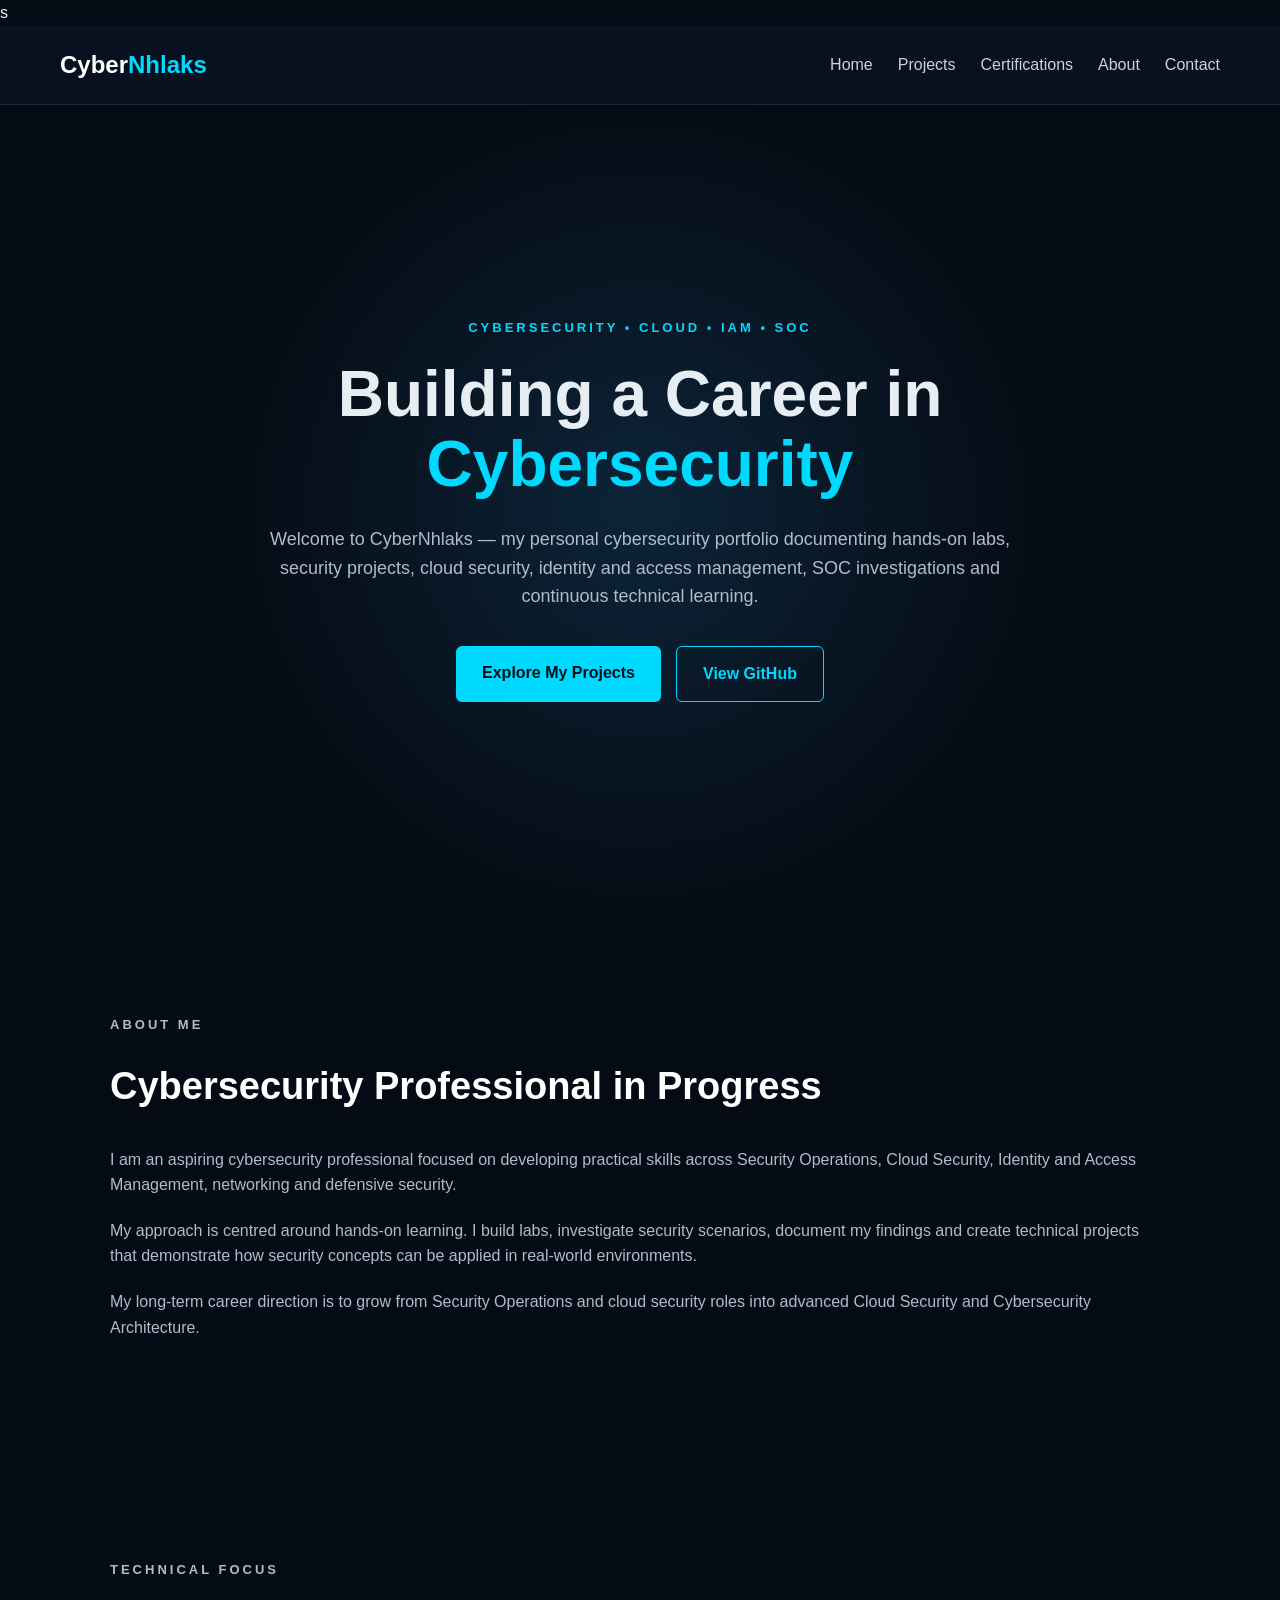
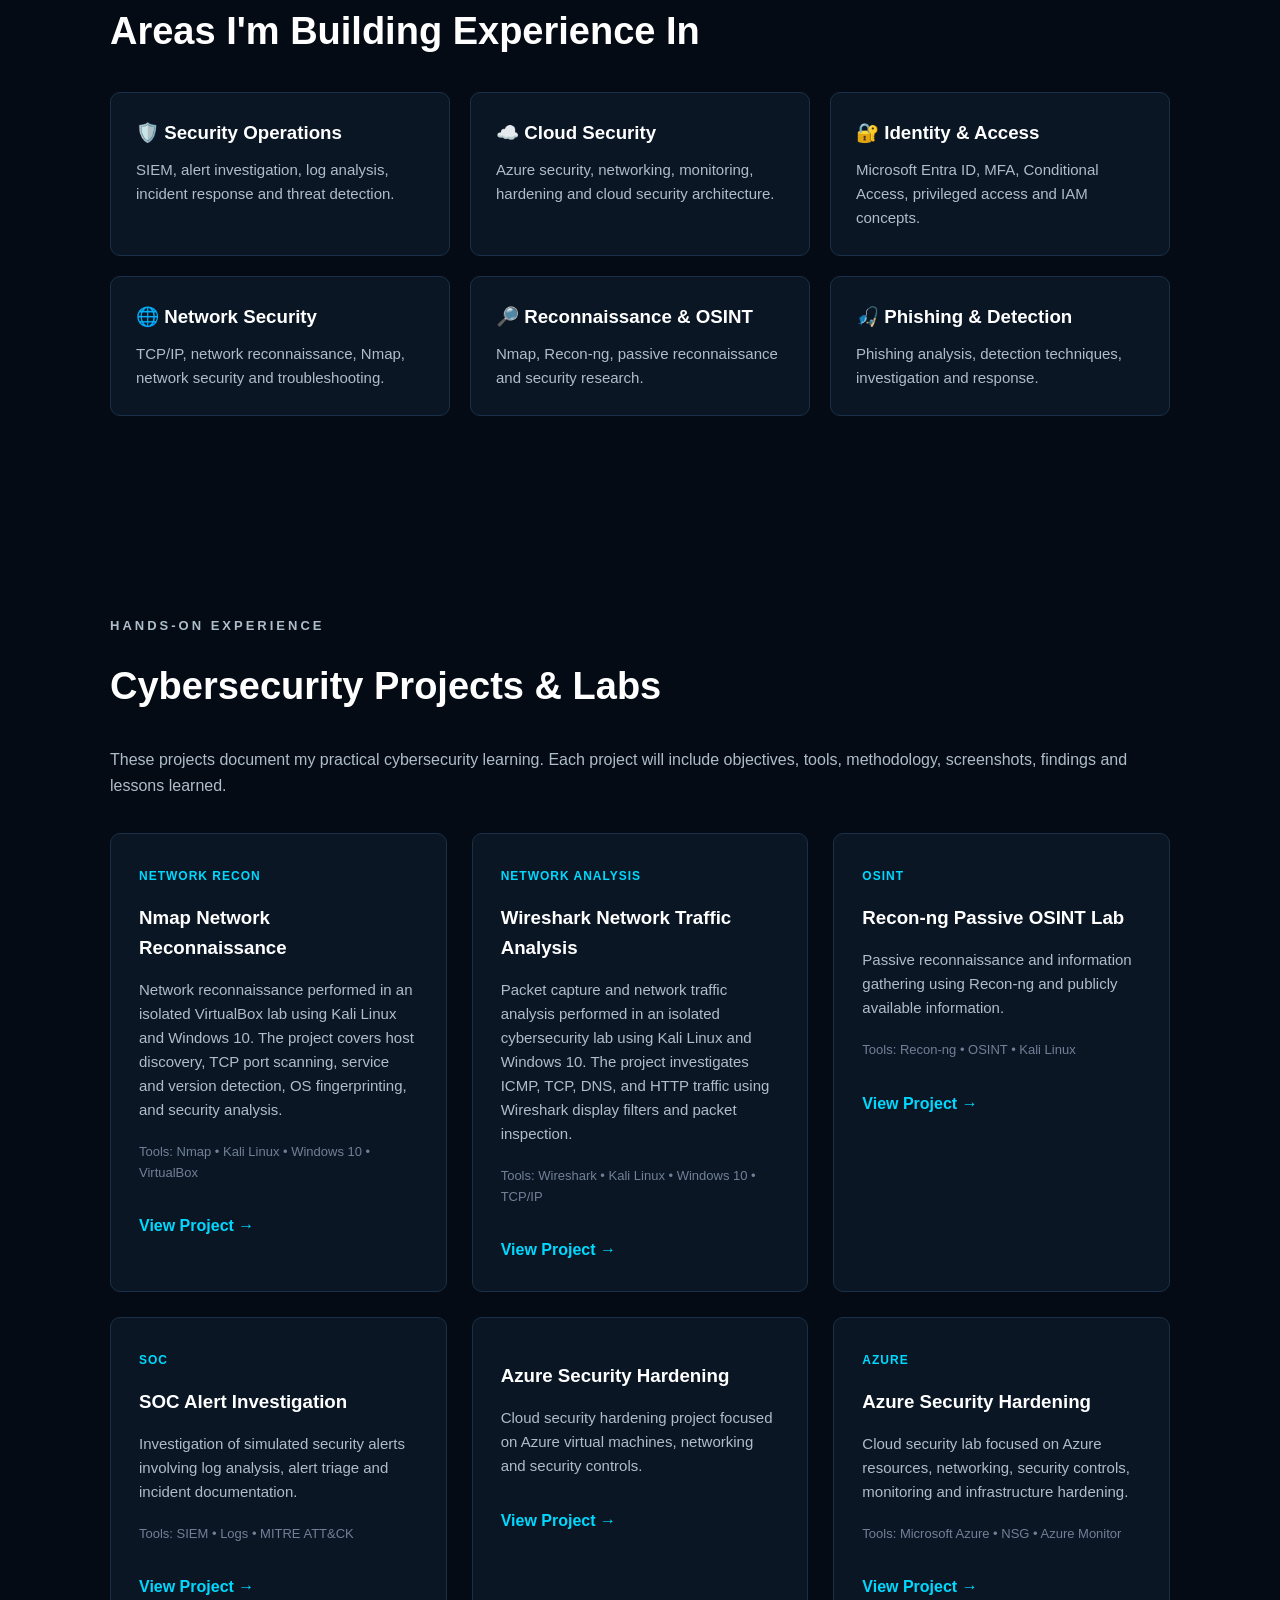
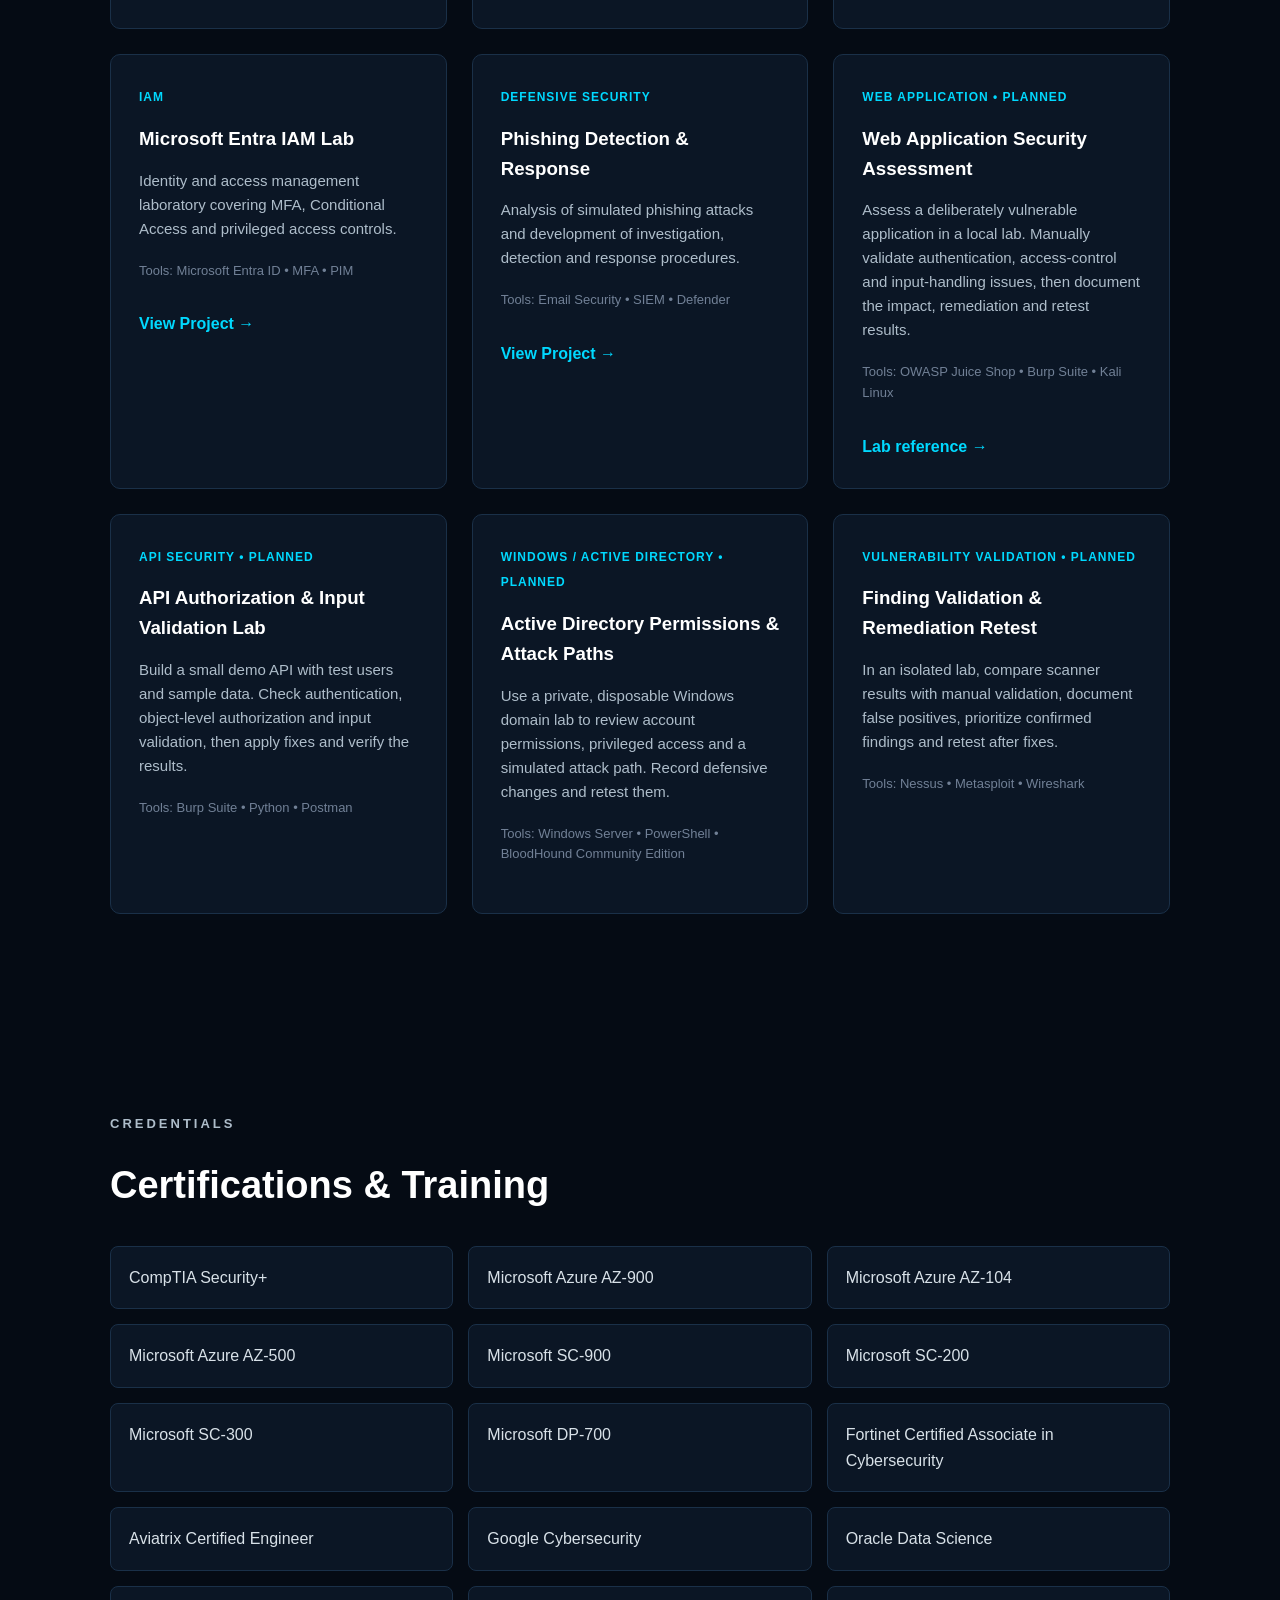
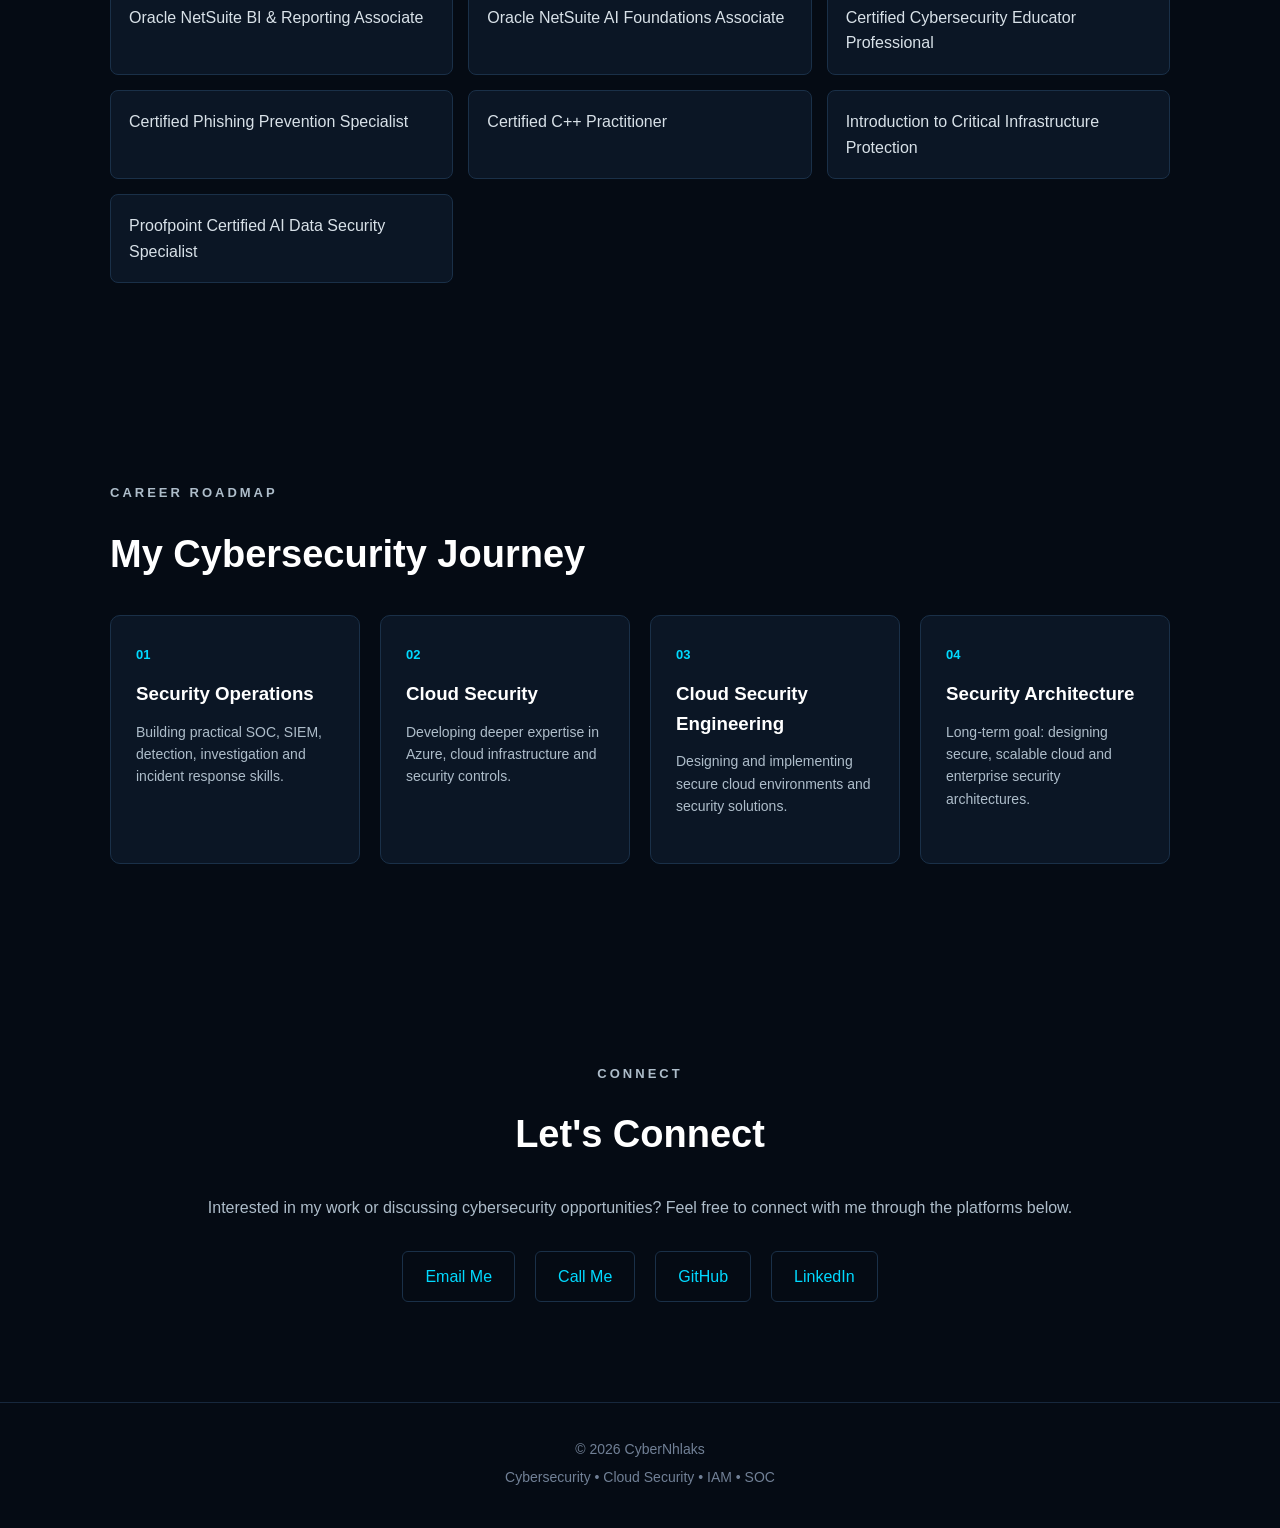
<file: index.html>
<!DOCTYPE html>
<html lang="en">

<head>s
    <meta charset="UTF-8">
    <meta name="viewport" content="width=device-width, initial-scale=1.0">

    <title>CyberNhlaks | Cybersecurity Portfolio</title>

    <meta name="description"
        content="CyberNhlaks cybersecurity portfolio showcasing SOC, cloud security, IAM, networking and defensive security projects.">

    <link rel="stylesheet" href="style.css">
</head>

<body>

    <!-- ================= NAVIGATION ================= -->

    <header>
        <nav class="navbar">

            <div class="logo">
                Cyber<span>Nhlaks</span>
            </div>

            <ul class="nav-links">
                <li><a href="#home">Home</a></li>
                <li><a href="#projects">Projects</a></li>
                <li><a href="#certifications">Certifications</a></li>
                <li><a href="#about">About</a></li>
                <li><a href="#contact">Contact</a></li>
            </ul>

        </nav>
    </header>


    <!-- ================= HOME ================= -->

    <section id="home" class="hero">

        <div class="hero-content">

            <p class="tagline">
                CYBERSECURITY • CLOUD • IAM • SOC
            </p>

            <h1>
                Building a Career in
                <span>Cybersecurity</span>
            </h1>

            <p class="hero-text">
                Welcome to CyberNhlaks — my personal cybersecurity portfolio
                documenting hands-on labs, security projects, cloud security,
                identity and access management, SOC investigations and
                continuous technical learning.
            </p>

            <div class="hero-buttons">

                <a href="#projects" class="btn">
                    Explore My Projects
                </a>

                <a href="https://github.com/Niphokuhle116/CyberNhlaks"
                   target="_blank"
                   class="btn secondary">
                    View GitHub
                </a>

            </div>

        </div>

    </section>


    <!-- ================= ABOUT ================= -->

    <section id="about" class="section">

        <p class="section-label">ABOUT ME</p>

        <h2>Cybersecurity Professional in Progress</h2>

        <p>
            I am an aspiring cybersecurity professional focused on developing
            practical skills across Security Operations, Cloud Security,
            Identity and Access Management, networking and defensive security.
        </p>

        <p>
            My approach is centred around hands-on learning. I build labs,
            investigate security scenarios, document my findings and create
            technical projects that demonstrate how security concepts can be
            applied in real-world environments.
        </p>

        <p>
            My long-term career direction is to grow from Security Operations
            and cloud security roles into advanced Cloud Security and
            Cybersecurity Architecture.
        </p>

    </section>


    <!-- ================= SKILLS ================= -->

    <section class="section">

        <p class="section-label">TECHNICAL FOCUS</p>

        <h2>Areas I'm Building Experience In</h2>

        <div class="skills-grid">

            <div class="skill-card">
                <h3>🛡️ Security Operations</h3>
                <p>
                    SIEM, alert investigation, log analysis,
                    incident response and threat detection.
                </p>
            </div>

            <div class="skill-card">
                <h3>☁️ Cloud Security</h3>
                <p>
                    Azure security, networking, monitoring,
                    hardening and cloud security architecture.
                </p>
            </div>

            <div class="skill-card">
                <h3>🔐 Identity & Access</h3>
                <p>
                    Microsoft Entra ID, MFA, Conditional Access,
                    privileged access and IAM concepts.
                </p>
            </div>

            <div class="skill-card">
                <h3>🌐 Network Security</h3>
                <p>
                    TCP/IP, network reconnaissance, Nmap,
                    network security and troubleshooting.
                </p>
            </div>

            <div class="skill-card">
                <h3>🔎 Reconnaissance & OSINT</h3>
                <p>
                    Nmap, Recon-ng, passive reconnaissance
                    and security research.
                </p>
            </div>

            <div class="skill-card">
                <h3>🎣 Phishing & Detection</h3>
                <p>
                    Phishing analysis, detection techniques,
                    investigation and response.
                </p>
            </div>

        </div>

    </section>


    <!-- ================= PROJECTS ================= -->

    <section id="projects" class="section">

        <p class="section-label">HANDS-ON EXPERIENCE</p>

        <h2>Cybersecurity Projects & Labs</h2>

        <p>
            These projects document my practical cybersecurity learning.
            Each project will include objectives, tools, methodology,
            screenshots, findings and lessons learned.
        </p>


        <div class="projects-grid">


          <!-- PROJECT 1 -->

<div class="project-card">

    <span class="project-category">
        NETWORK RECON
    </span>

    <h3>
        Nmap Network Reconnaissance
    </h3>

    <p>
        Network reconnaissance performed in an isolated VirtualBox lab
        using Kali Linux and Windows 10. The project covers host discovery,
        TCP port scanning, service and version detection, OS fingerprinting,
        and security analysis.
    </p>

    <p class="tools">
        Tools: Nmap • Kali Linux • Windows 10 • VirtualBox
    </p>

    <a href="https://github.com/Niphokuhle116/CyberNhlaks/tree/main/Nmap-Network-Reconnaissance"
       class="project-link"
       target="_blank"
       rel="noopener noreferrer">
        View Project →
    </a>

</div>

<!-- PROJECT 2 -->

<div class="project-card">

    <span class="project-category">
        NETWORK ANALYSIS
    </span>

    <h3>
        Wireshark Network Traffic Analysis
    </h3>

    <p>
        Packet capture and network traffic analysis performed in an
        isolated cybersecurity lab using Kali Linux and Windows 10.
        The project investigates ICMP, TCP, DNS, and HTTP traffic
        using Wireshark display filters and packet inspection.
    </p>

    <p class="tools">
        Tools: Wireshark • Kali Linux • Windows 10 • TCP/IP
    </p>

    <a href="https://github.com/Niphokuhle116/Wireshark-Network-Traffic-Analysis"
   class="project-link"
   target="_blank"
   rel="noopener noreferrer">
    View Project →
</a>
</div>

            <!-- PROJECT 2 -->

            <div class="project-card">

                <span class="project-category">
                    OSINT
                </span>

                <h3>
                    Recon-ng Passive OSINT Lab
                </h3>

                <p>
                    Passive reconnaissance and information gathering using
                    Recon-ng and publicly available information.
                </p>

                <p class="tools">
                    Tools: Recon-ng • OSINT • Kali Linux
                </p>

                <a href="#" class="project-link">
                    View Project →
                </a>

            </div>


            <!-- PROJECT 3 -->

            <div class="project-card">

                <span class="project-category">
                    SOC
                </span>

                <h3>
                    SOC Alert Investigation
                </h3>

                <p>
                    Investigation of simulated security alerts involving
                    log analysis, alert triage and incident documentation.
                </p>

                <p class="tools">
                    Tools: SIEM • Logs • MITRE ATT&CK
                </p>

                <a href="#" class="project-link">
                    View Project →
                </a>

            </div>


            <!-- PROJECT 4 -->

            <div class="project-card">
    <h3>Azure Security Hardening</h3>
    <p>
        Cloud security hardening project focused on Azure
        virtual machines, networking and security controls.
    </p>

    <a href="#" class="project-link">
        View Project →
    </a>
</div>

            <div class="project-card">

                <span class="project-category">
                    AZURE
                </span>

                <h3>
                    Azure Security Hardening
                </h3>

                <p>
                    Cloud security lab focused on Azure resources,
                    networking, security controls, monitoring and
                    infrastructure hardening.
                </p>

                <p class="tools">
                    Tools: Microsoft Azure • NSG • Azure Monitor
                </p>

           <a href="#" class="project-link">
            View Project →
         </a>

            </div>


            <!-- PROJECT 5 -->

            <div class="project-card">

                <span class="project-category">
                    IAM
                </span>

                <h3>
                    Microsoft Entra IAM Lab
                </h3>

                <p>
                    Identity and access management laboratory covering
                    MFA, Conditional Access and privileged access controls.
                </p>

                <p class="tools">
                    Tools: Microsoft Entra ID • MFA • PIM
                </p>

                <a href="#" class="project-link">
                    View Project →
                </a>

            </div>


            <!-- PROJECT 6 -->

            <div class="project-card">

                <span class="project-category">
                    DEFENSIVE SECURITY
                </span>

                <h3>
                    Phishing Detection & Response
                </h3>

                <p>
                    Analysis of simulated phishing attacks and development
                    of investigation, detection and response procedures.
                </p>

                <p class="tools">
                    Tools: Email Security • SIEM • Defender
                </p>

                <a href="#" class="project-link">
                    View Project →
                </a>

            </div>
        <!-- PENETRATION TESTING PROJECTS — PLANNED -->

<div class="project-card">
    <span class="project-category">WEB APPLICATION • PLANNED</span>
    <h3>Web Application Security Assessment</h3>
    <p>
        Assess a deliberately vulnerable application in a local lab.
        Manually validate authentication, access-control and input-handling
        issues, then document the impact, remediation and retest results.
    </p>
    <p class="tools">
        Tools: OWASP Juice Shop • Burp Suite • Kali Linux
    </p>
    <a href="https://owasp.org/www-project-juice-shop/"
       class="project-link"
       target="_blank"
       rel="noopener noreferrer">
        Lab reference →
    </a>
</div>

<div class="project-card">
    <span class="project-category">API SECURITY • PLANNED</span>
    <h3>API Authorization &amp; Input Validation Lab</h3>
    <p>
        Build a small demo API with test users and sample data. Check
        authentication, object-level authorization and input validation,
        then apply fixes and verify the results.
    </p>
    <p class="tools">
        Tools: Burp Suite • Python • Postman
    </p>
</div>

<div class="project-card">
    <span class="project-category">WINDOWS / ACTIVE DIRECTORY • PLANNED</span>
    <h3>Active Directory Permissions &amp; Attack Paths</h3>
    <p>
        Use a private, disposable Windows domain lab to review account
        permissions, privileged access and a simulated attack path.
        Record defensive changes and retest them.
    </p>
    <p class="tools">
        Tools: Windows Server • PowerShell • BloodHound Community Edition
    </p>
</div>

<div class="project-card">
    <span class="project-category">VULNERABILITY VALIDATION • PLANNED</span>
    <h3>Finding Validation &amp; Remediation Retest</h3>
    <p>
        In an isolated lab, compare scanner results with manual validation,
        document false positives, prioritize confirmed findings and retest
        after fixes.
    </p>
    <p class="tools">
        Tools: Nessus • Metasploit • Wireshark
    </p>
</div>
        </div>

    </section>


    <!-- ================= CERTIFICATIONS ================= -->

    <section id="certifications" class="section">

        <p class="section-label">CREDENTIALS</p>

        <h2>Certifications & Training</h2>

        <div class="certifications">

            <div>CompTIA Security+</div>

            <div>Microsoft Azure AZ-900</div>

            <div>Microsoft Azure AZ-104</div>

            <div>Microsoft Azure AZ-500</div>

            <div>Microsoft SC-900</div>

            <div>Microsoft SC-200</div>

            <div>Microsoft SC-300</div>

            <div>Microsoft DP-700</div>

            <div>Fortinet Certified Associate in Cybersecurity</div>

            <div>Aviatrix Certified Engineer</div>

            <div>Google Cybersecurity</div>

            <div>Oracle Data Science</div>

            <div>Oracle NetSuite BI & Reporting Associate</div>

            <div>Oracle NetSuite AI Foundations Associate</div>

            <div>Certified Cybersecurity Educator Professional</div>

            <div>Certified Phishing Prevention Specialist</div>

            <div>Certified C++ Practitioner</div>

            <div>Introduction to Critical Infrastructure Protection</div>

            <div>Proofpoint Certified AI Data Security Specialist</div>

        </div>

    </section>


    <!-- ================= ROADMAP ================= -->

    <section class="section">

        <p class="section-label">CAREER ROADMAP</p>

        <h2>My Cybersecurity Journey</h2>

        <div class="roadmap">

            <div>
                <span>01</span>
                <h3>Security Operations</h3>
                <p>
                    Building practical SOC, SIEM, detection,
                    investigation and incident response skills.
                </p>
            </div>

            <div>
                <span>02</span>
                <h3>Cloud Security</h3>
                <p>
                    Developing deeper expertise in Azure,
                    cloud infrastructure and security controls.
                </p>
            </div>

            <div>
                <span>03</span>
                <h3>Cloud Security Engineering</h3>
                <p>
                    Designing and implementing secure cloud
                    environments and security solutions.
                </p>
            </div>

            <div>
                <span>04</span>
                <h3>Security Architecture</h3>
                <p>
                    Long-term goal: designing secure, scalable
                    cloud and enterprise security architectures.
                </p>
            </div>

        </div>

    </section>


   <!-- ================= CONTACT ================= -->

<section id="contact" class="section contact">

    <p class="section-label">CONNECT</p>

    <h2>Let's Connect</h2>

    <p>
        Interested in my work or discussing cybersecurity opportunities?
        Feel free to connect with me through the platforms below.
    </p>

    <div class="social-links">

        <!-- Email -->
        <a href="mailto:Mkhatshwanhlakanipho2@gmail.com">
            Email Me
        </a>

        <!-- Phone -->
        <a href="tel:+27606148251">
            Call Me
        </a>

        <!-- GitHub -->
        <a href="https://github.com/Niphokuhle116"
           target="_blank"
           rel="noopener noreferrer">
            GitHub
        </a>

        <!-- LinkedIn -->
        <a href="https://www.linkedin.com/in/nhlakanipho-mkhatshwa/"
           target="_blank"
           rel="noopener noreferrer">
            LinkedIn
        </a>

    </div>

</section>
        </div>
      

</section>


    <!-- ================= FOOTER ================= -->

    <footer>

        <p>
            © 2026 CyberNhlaks
        </p>

        <p>
            Cybersecurity • Cloud Security • IAM • SOC
        </p>

    </footer>


</body>
</html>
</file>
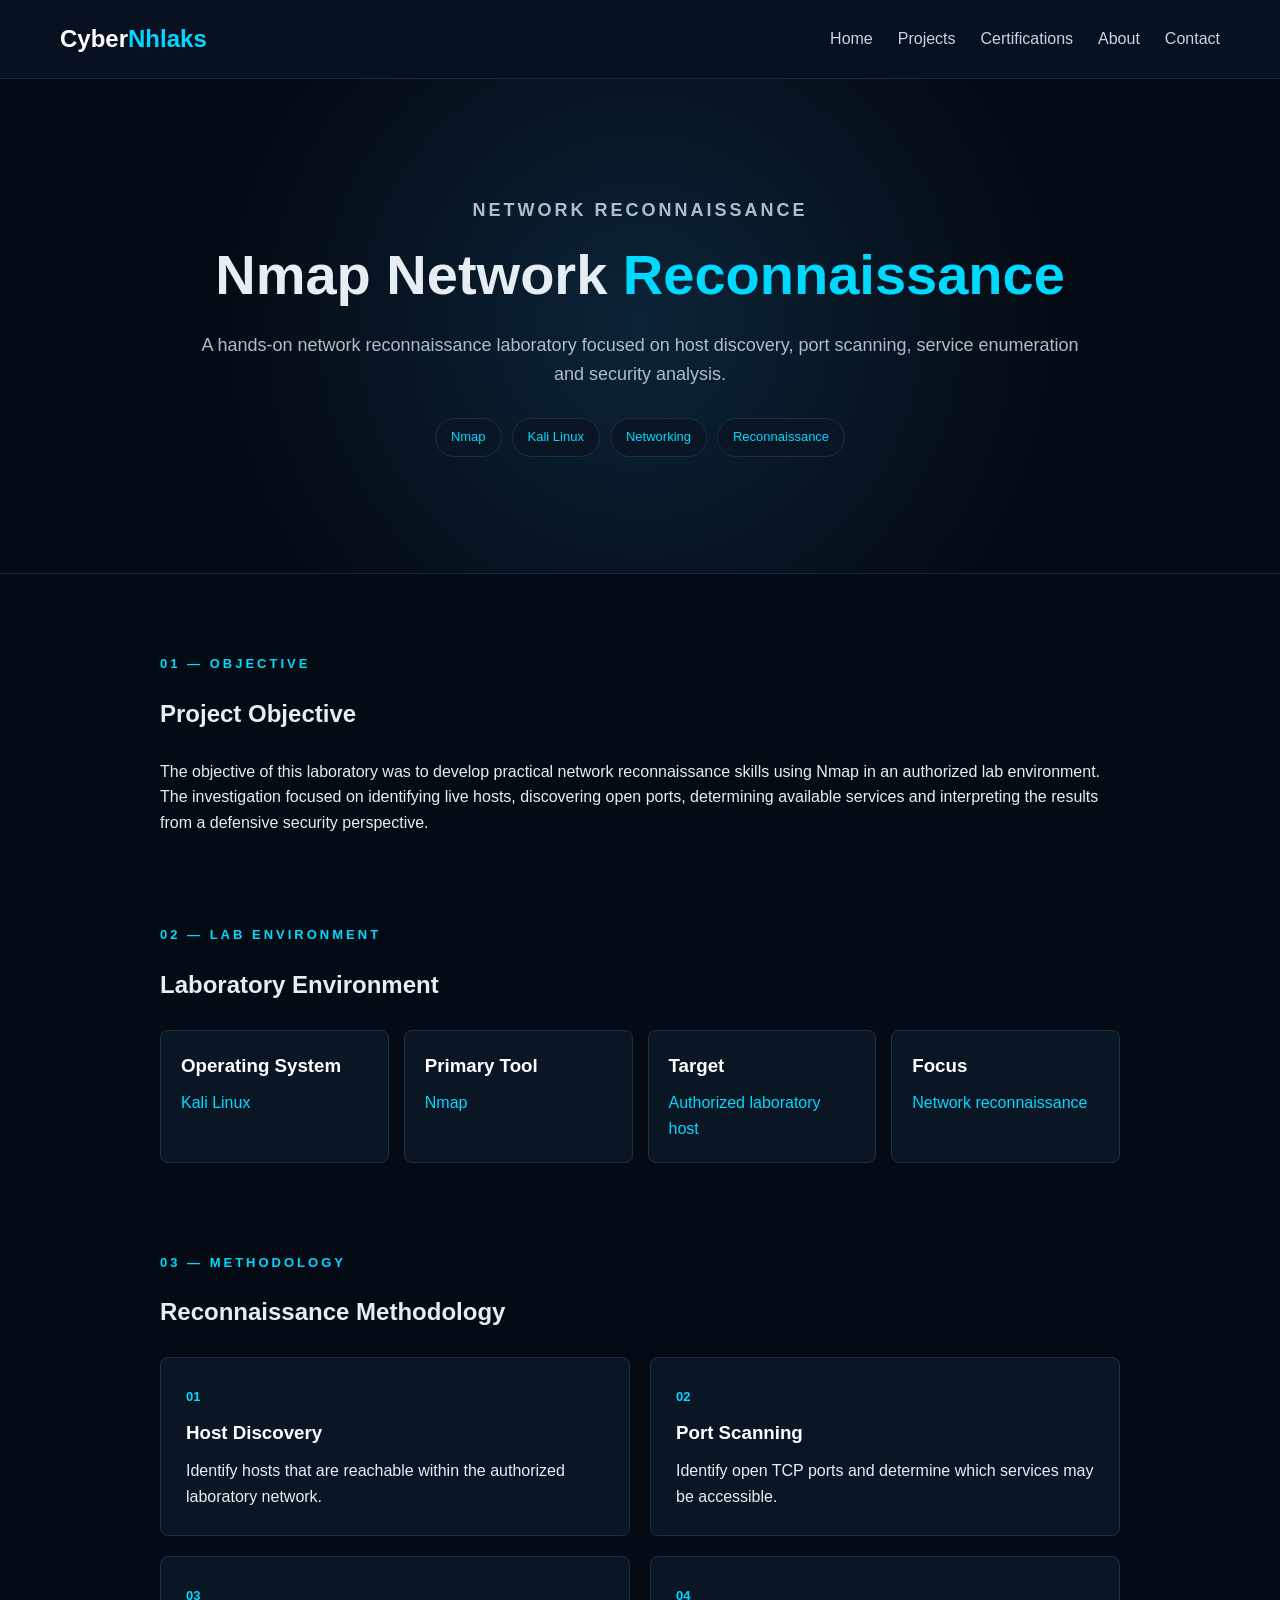
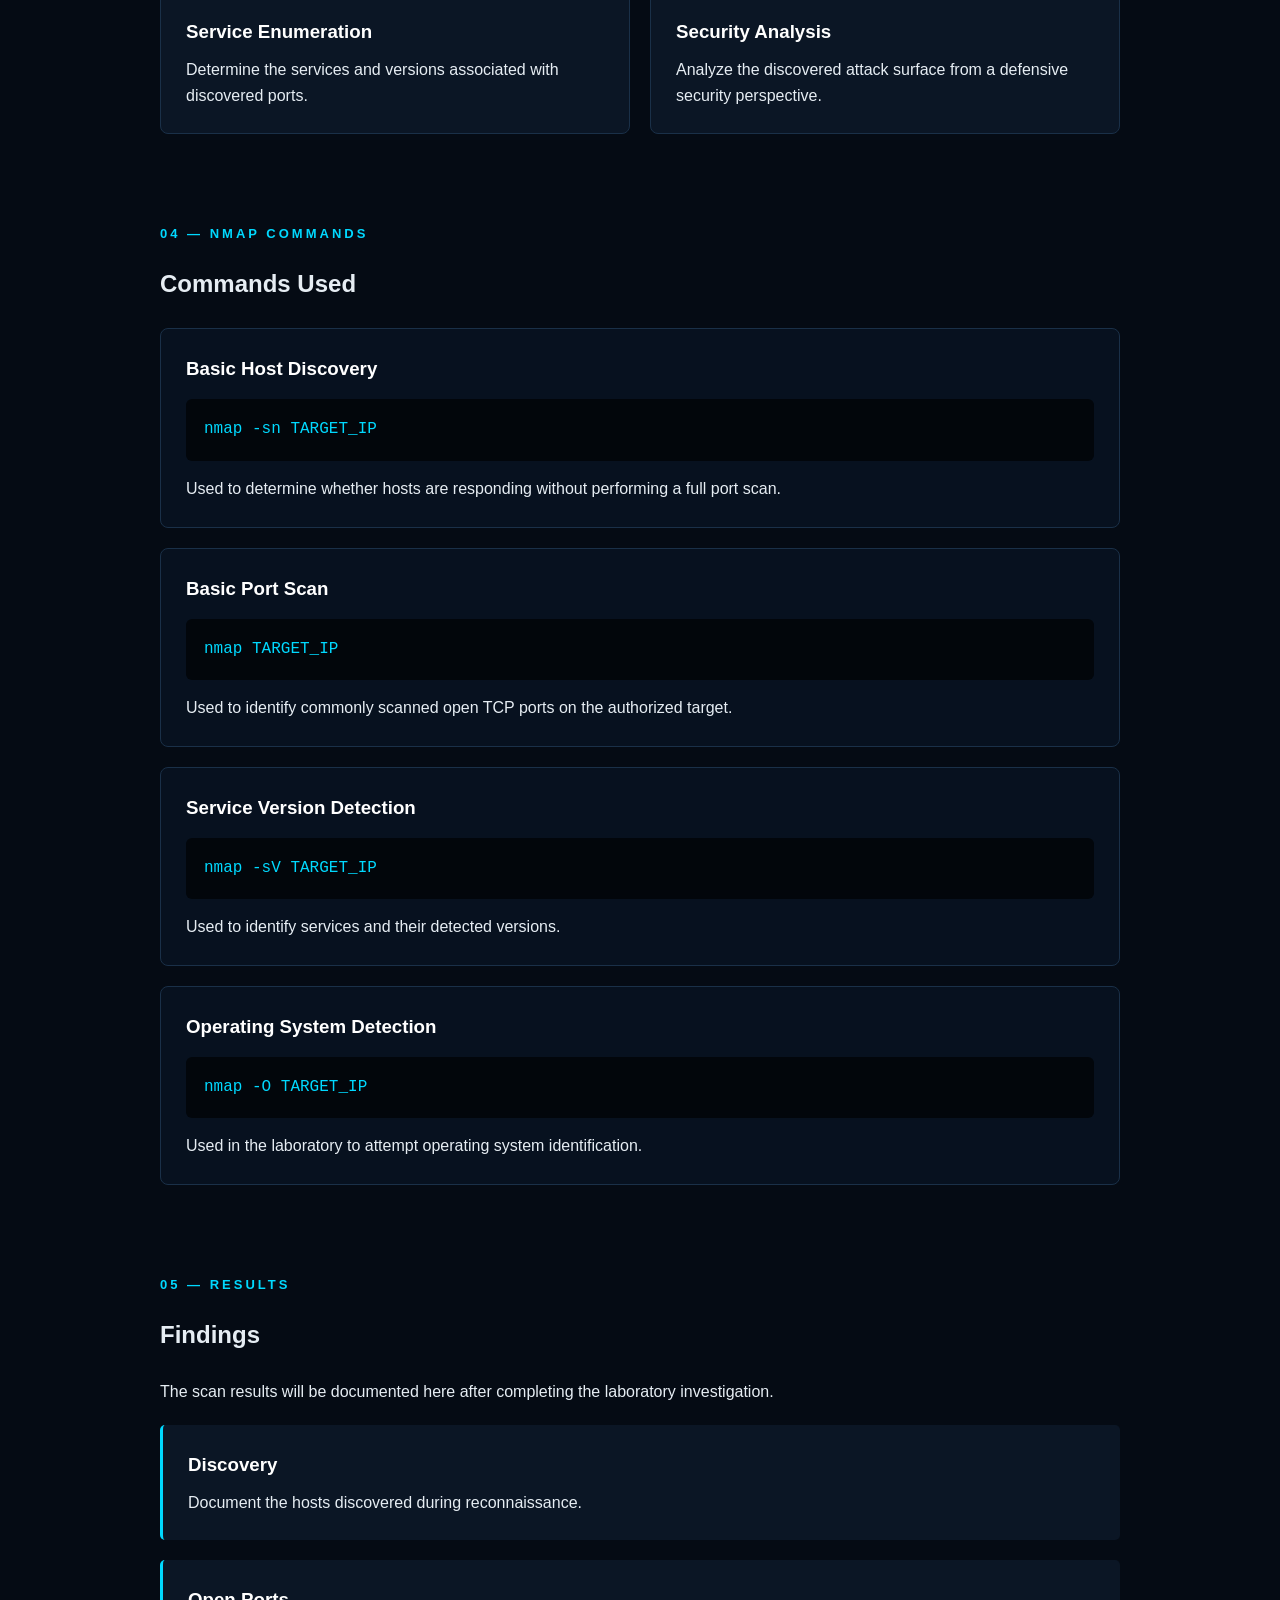
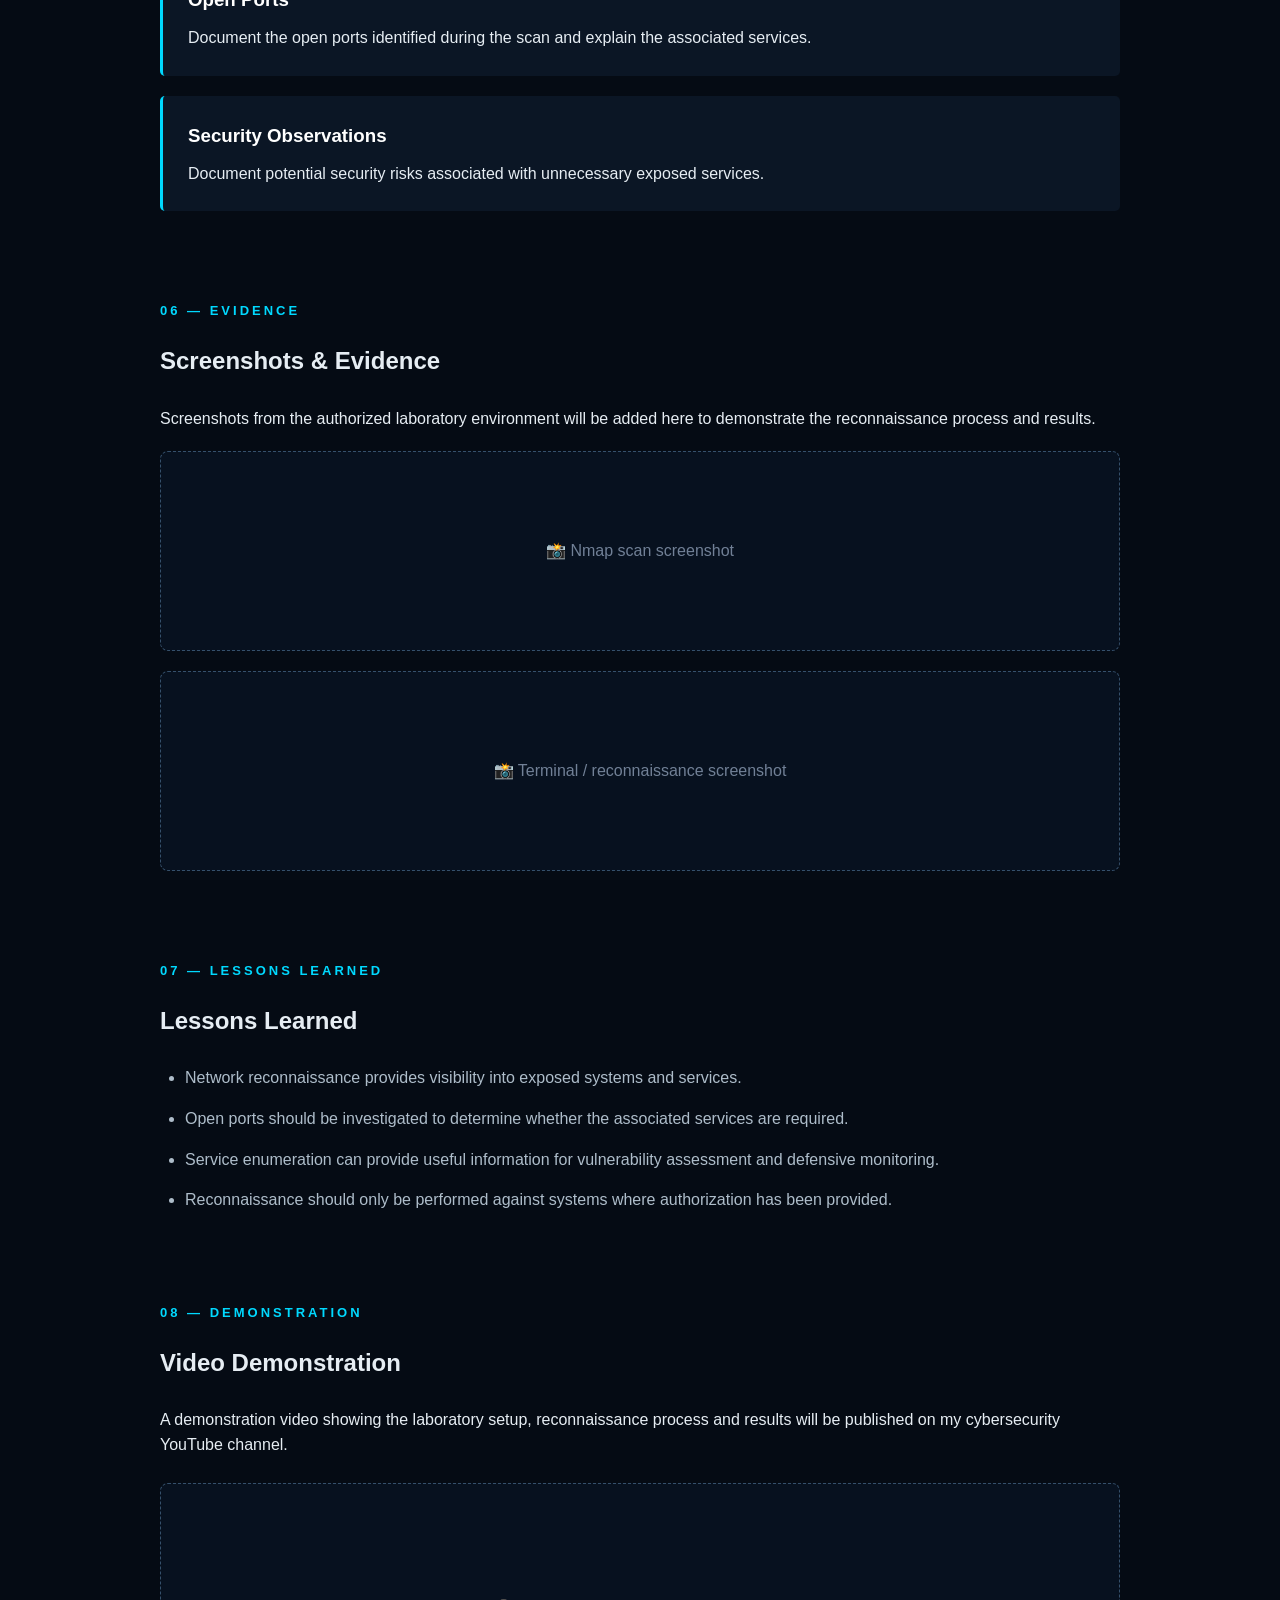
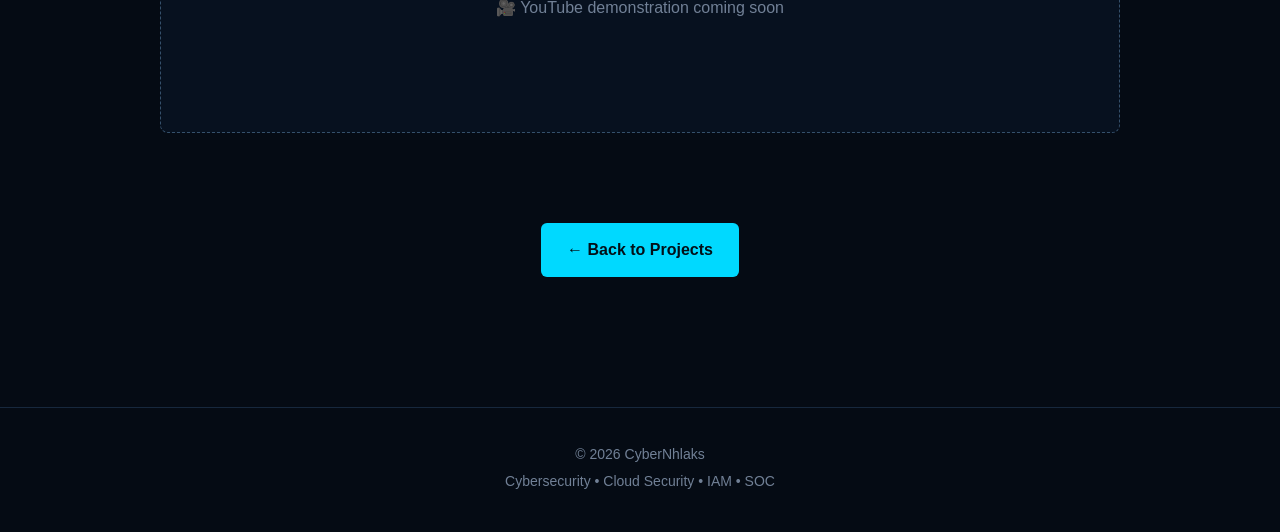
<file: Projects/nmap-reconnaissance.html>
<!DOCTYPE html>
<html lang="en">

<head>

    <meta charset="UTF-8">

    <meta name="viewport"
          content="width=device-width, initial-scale=1.0">

    <title>Nmap Network Reconnaissance | CyberNhlaks</title>

    <meta name="description"
          content="CyberNhlaks Nmap Network Reconnaissance cybersecurity project.">

    <link rel="stylesheet"
          href="../style.css">

</head>


<body>


    <!-- ================= NAVIGATION ================= -->

    <header>

        <nav class="navbar">

            <div class="logo">
                Cyber<span>Nhlaks</span>
            </div>

            <ul class="nav-links">

                <li>
                    <a href="../index.html">
                        Home
                    </a>
                </li>

                <li>
                    <a href="../index.html#projects">
                        Projects
                    </a>
                </li>

                <li>
                    <a href="../index.html#certifications">
                        Certifications
                    </a>
                </li>

                <li>
                    <a href="../index.html#about">
                        About
                    </a>
                </li>

                <li>
                    <a href="../index.html#contact">
                        Contact
                    </a>
                </li>

            </ul>

        </nav>

    </header>



    <!-- ================= PROJECT HEADER ================= -->

    <section class="project-hero">

        <div class="project-hero-content">

            <p class="section-label">
                NETWORK RECONNAISSANCE
            </p>

            <h1>
                Nmap Network
                <span>Reconnaissance</span>
            </h1>

            <p>
                A hands-on network reconnaissance laboratory
                focused on host discovery, port scanning,
                service enumeration and security analysis.
            </p>

            <div class="project-meta">

                <span>Nmap</span>

                <span>Kali Linux</span>

                <span>Networking</span>

                <span>Reconnaissance</span>

            </div>

        </div>

    </section>



    <!-- ================= PROJECT CONTENT ================= -->

    <main class="project-container">


        <!-- OBJECTIVE -->

        <section class="project-section">

            <p class="section-label">
                01 — OBJECTIVE
            </p>

            <h2>
                Project Objective
            </h2>

            <p>
                The objective of this laboratory was to develop
                practical network reconnaissance skills using
                Nmap in an authorized lab environment.
            </p>

            <p>
                The investigation focused on identifying live
                hosts, discovering open ports, determining
                available services and interpreting the results
                from a defensive security perspective.
            </p>

        </section>



        <!-- ENVIRONMENT -->

        <section class="project-section">

            <p class="section-label">
                02 — LAB ENVIRONMENT
            </p>

            <h2>
                Laboratory Environment
            </h2>

            <div class="environment-grid">

                <div class="environment-card">

                    <h3>Operating System</h3>

                    <p>
                        Kali Linux
                    </p>

                </div>


                <div class="environment-card">

                    <h3>Primary Tool</h3>

                    <p>
                        Nmap
                    </p>

                </div>


                <div class="environment-card">

                    <h3>Target</h3>

                    <p>
                        Authorized laboratory host
                    </p>

                </div>


                <div class="environment-card">

                    <h3>Focus</h3>

                    <p>
                        Network reconnaissance
                    </p>

                </div>

            </div>

        </section>



        <!-- METHODOLOGY -->

        <section class="project-section">

            <p class="section-label">
                03 — METHODOLOGY
            </p>

            <h2>
                Reconnaissance Methodology
            </h2>

            <div class="methodology">

                <div>

                    <span>01</span>

                    <h3>
                        Host Discovery
                    </h3>

                    <p>
                        Identify hosts that are reachable
                        within the authorized laboratory
                        network.
                    </p>

                </div>


                <div>

                    <span>02</span>

                    <h3>
                        Port Scanning
                    </h3>

                    <p>
                        Identify open TCP ports and determine
                        which services may be accessible.
                    </p>

                </div>


                <div>

                    <span>03</span>

                    <h3>
                        Service Enumeration
                    </h3>

                    <p>
                        Determine the services and versions
                        associated with discovered ports.
                    </p>

                </div>


                <div>

                    <span>04</span>

                    <h3>
                        Security Analysis
                    </h3>

                    <p>
                        Analyze the discovered attack surface
                        from a defensive security perspective.
                    </p>

                </div>

            </div>

        </section>



        <!-- COMMANDS -->

        <section class="project-section">

            <p class="section-label">
                04 — NMAP COMMANDS
            </p>

            <h2>
                Commands Used
            </h2>


            <div class="command-block">

                <h3>
                    Basic Host Discovery
                </h3>

                <pre><code>nmap -sn TARGET_IP</code></pre>

                <p>
                    Used to determine whether hosts are
                    responding without performing a full
                    port scan.
                </p>

            </div>


            <div class="command-block">

                <h3>
                    Basic Port Scan
                </h3>

                <pre><code>nmap TARGET_IP</code></pre>

                <p>
                    Used to identify commonly scanned open
                    TCP ports on the authorized target.
                </p>

            </div>


            <div class="command-block">

                <h3>
                    Service Version Detection
                </h3>

                <pre><code>nmap -sV TARGET_IP</code></pre>

                <p>
                    Used to identify services and their
                    detected versions.
                </p>

            </div>


            <div class="command-block">

                <h3>
                    Operating System Detection
                </h3>

                <pre><code>nmap -O TARGET_IP</code></pre>

                <p>
                    Used in the laboratory to attempt
                    operating system identification.
                </p>

            </div>

        </section>



        <!-- RESULTS -->

        <section class="project-section">

            <p class="section-label">
                05 — RESULTS
            </p>

            <h2>
                Findings
            </h2>

            <p>
                The scan results will be documented here after
                completing the laboratory investigation.
            </p>


            <div class="finding-box">

                <h3>
                    Discovery
                </h3>

                <p>
                    Document the hosts discovered during
                    reconnaissance.
                </p>

            </div>


            <div class="finding-box">

                <h3>
                    Open Ports
                </h3>

                <p>
                    Document the open ports identified during
                    the scan and explain the associated services.
                </p>

            </div>


            <div class="finding-box">

                <h3>
                    Security Observations
                </h3>

                <p>
                    Document potential security risks associated
                    with unnecessary exposed services.
                </p>

            </div>

        </section>



        <!-- SCREENSHOTS -->

        <section class="project-section">

            <p class="section-label">
                06 — EVIDENCE
            </p>

            <h2>
                Screenshots & Evidence
            </h2>

            <p>
                Screenshots from the authorized laboratory
                environment will be added here to demonstrate
                the reconnaissance process and results.
            </p>


            <div class="evidence-placeholder">

                <p>
                    📸 Nmap scan screenshot
                </p>

            </div>


            <div class="evidence-placeholder">

                <p>
                    📸 Terminal / reconnaissance screenshot
                </p>

            </div>

        </section>



        <!-- LESSONS -->

        <section class="project-section">

            <p class="section-label">
                07 — LESSONS LEARNED
            </p>

            <h2>
                Lessons Learned
            </h2>

            <ul class="lessons">

                <li>
                    Network reconnaissance provides visibility
                    into exposed systems and services.
                </li>

                <li>
                    Open ports should be investigated to determine
                    whether the associated services are required.
                </li>

                <li>
                    Service enumeration can provide useful
                    information for vulnerability assessment
                    and defensive monitoring.
                </li>

                <li>
                    Reconnaissance should only be performed against
                    systems where authorization has been provided.
                </li>

            </ul>

        </section>



        <!-- VIDEO -->

        <section class="project-section">

            <p class="section-label">
                08 — DEMONSTRATION
            </p>

            <h2>
                Video Demonstration
            </h2>

            <p>
                A demonstration video showing the laboratory
                setup, reconnaissance process and results will
                be published on my cybersecurity YouTube channel.
            </p>

            <div class="video-placeholder">

                <p>
                    🎥 YouTube demonstration coming soon
                </p>

            </div>

        </section>



        <!-- BACK -->

        <section class="project-navigation">

            <a href="../index.html#projects"
               class="btn">

                ← Back to Projects

            </a>

        </section>


    </main>



    <!-- ================= FOOTER ================= -->

    <footer>

        <p>
            © 2026 CyberNhlaks
        </p>

        <p>
            Cybersecurity • Cloud Security • IAM • SOC
        </p>

    </footer>


</body>

</html>
</file>
<file: style.css>
* {
    margin: 0;
    padding: 0;
    box-sizing: border-box;
}

html {
    scroll-behavior: smooth;
}

body {
    font-family: Arial, Helvetica, sans-serif;
    background: #050b14;
    color: #e6edf3;
    line-height: 1.6;
}


/* ================= NAVIGATION ================= */

header {
    position: sticky;
    top: 0;
    z-index: 1000;

    background: #07111f;

    border-bottom: 1px solid #17283d;
}

.navbar {
    max-width: 1200px;

    margin: auto;

    padding: 20px;

    display: flex;

    justify-content: space-between;

    align-items: center;
}

.logo {
    font-size: 24px;

    font-weight: bold;

    color: white;
}

.logo span {
    color: #00d9ff;
}

.nav-links {
    display: flex;

    list-style: none;

    gap: 25px;
}

.nav-links a {
    color: #c9d4df;

    text-decoration: none;

    transition: 0.3s;
}

.nav-links a:hover {
    color: #00d9ff;
}


/* ================= HERO ================= */

.hero {
    min-height: 90vh;

    display: flex;

    align-items: center;

    justify-content: center;

    text-align: center;

    padding: 60px 20px;

    background:
        radial-gradient(
            circle at center,
            #0c2438 0%,
            #050b14 55%
        );
}

.hero-content {
    max-width: 900px;
}

.tagline,
.section-label {
    color: #00d9ff;

    font-weight: bold;

    letter-spacing: 3px;

    font-size: 13px;

    margin-bottom: 20px;
}

.hero h1 {
    font-size: 64px;

    line-height: 1.1;

    margin-bottom: 25px;
}

.hero h1 span {
    color: #00d9ff;
}

.hero-text {
    color: #aebdca;

    font-size: 18px;

    max-width: 800px;

    margin: 0 auto 35px;
}

.hero-buttons {
    display: flex;

    justify-content: center;

    gap: 15px;
}

.btn {
    display: inline-block;

    padding: 14px 26px;

    background: #00d9ff;

    color: #031018;

    text-decoration: none;

    font-weight: bold;

    border-radius: 6px;

    transition: 0.3s;
}

.btn:hover {
    transform: translateY(-3px);
}

.btn.secondary {
    background: transparent;

    border: 1px solid #00d9ff;

    color: #00d9ff;
}


/* ================= SECTIONS ================= */

.section {
    max-width: 1100px;

    margin: auto;

    padding: 100px 20px;
}

.section h2 {
    font-size: 38px;

    margin-bottom: 30px;

    color: white;
}

.section p {
    color: #aebdca;

    margin-bottom: 20px;
}


/* ================= SKILLS ================= */

.skills-grid {
    display: grid;

    grid-template-columns:
        repeat(3, 1fr);

    gap: 20px;
}

.skill-card {
    background: #0b1625;

    border: 1px solid #1a3048;

    padding: 25px;

    border-radius: 10px;

    transition: 0.3s;
}

.skill-card:hover {
    transform: translateY(-5px);

    border-color: #00d9ff;
}

.skill-card h3 {
    color: white;

    margin-bottom: 10px;
}

.skill-card p {
    font-size: 15px;

    margin-bottom: 0;
}


/* ================= PROJECTS ================= */

.projects-grid {
    display: grid;

    grid-template-columns:
        repeat(3, 1fr);

    gap: 25px;

    margin-top: 35px;
}

.project-card {
    background: #0b1625;

    border: 1px solid #1a3048;

    padding: 28px;

    border-radius: 10px;

    transition: 0.3s;
}

.project-card:hover {
    transform: translateY(-5px);

    border-color: #00d9ff;
}

.project-category {
    font-size: 12px;

    color: #00d9ff;

    font-weight: bold;

    letter-spacing: 1px;
}

.project-card h3 {
    margin: 15px 0;

    color: white;
}

.project-card p {
    font-size: 15px;
}

.project-card .tools {
    color: #718096;

    font-size: 13px;

    margin-top: 15px;
}

.project-link {
    display: inline-block;

    margin-top: 10px;

    color: #00d9ff;

    text-decoration: none;

    font-weight: bold;
}


/* ================= CERTIFICATIONS ================= */

.certifications {
    display: grid;

    grid-template-columns:
        repeat(3, 1fr);

    gap: 15px;
}

.certifications div {
    background: #0b1625;

    border: 1px solid #1a3048;

    padding: 18px;

    border-radius: 8px;

    color: #d8e1e8;

    transition: 0.3s;
}

.certifications div:hover {
    border-color: #00d9ff;

    transform: translateY(-3px);
}


/* ================= ROADMAP ================= */

.roadmap {
    display: grid;

    grid-template-columns:
        repeat(4, 1fr);

    gap: 20px;
}

.roadmap div {
    background: #0b1625;

    border: 1px solid #1a3048;

    padding: 25px;

    border-radius: 10px;
}

.roadmap span {
    color: #00d9ff;

    font-size: 13px;

    font-weight: bold;
}

.roadmap h3 {
    margin: 12px 0;

    color: white;
}

.roadmap p {
    font-size: 14px;
}


/* ================= CONTACT ================= */

.contact {
    text-align: center;
}

.social-links {
    display: flex;

    justify-content: center;

    gap: 20px;

    margin-top: 30px;
}

.social-links a {
    color: #00d9ff;

    text-decoration: none;

    border: 1px solid #1a3048;

    padding: 12px 22px;

    border-radius: 6px;

    transition: 0.3s;
}

.social-links a:hover {
    border-color: #00d9ff;

    background: #0b1625;
}


/* ================= FOOTER ================= */

footer {
    text-align: center;

    padding: 35px 20px;

    border-top: 1px solid #17283d;

    color: #718096;

    font-size: 14px;
}

footer p {
    margin-bottom: 5px;
}


/* ================= MOBILE ================= */

@media (max-width: 900px) {

    .projects-grid,
    .skills-grid {
        grid-template-columns: 1fr 1fr;
    }

    .roadmap {
        grid-template-columns: 1fr 1fr;
    }

    .hero h1 {
        font-size: 48px;
    }
}


@media (max-width: 600px) {

    .navbar {
        flex-direction: column;

        gap: 15px;
    }

    .nav-links {
        flex-wrap: wrap;

        justify-content: center;

        gap: 15px;
    }

    .hero h1 {
        font-size: 38px;
    }

    .hero-buttons {
        flex-direction: column;

        align-items: center;
    }

    .projects-grid,
    .skills-grid,
    .certifications,
    .roadmap {
        grid-template-columns: 1fr;
    }

    .social-links {
        flex-direction: column;

        align-items: center;
    }
}





/* ================= PROJECT PAGE ================= */

.project-hero {
    min-height: 55vh;

    display: flex;

    align-items: center;

    justify-content: center;

    text-align: center;

    padding: 80px 20px;

    background:
        radial-gradient(
            circle at center,
            #0c2438 0%,
            #050b14 60%
        );

    border-bottom: 1px solid #17283d;
}

.project-hero-content {
    max-width: 900px;
}

.project-hero h1 {
    font-size: 56px;

    line-height: 1.1;

    margin-bottom: 25px;
}

.project-hero h1 span {
    color: #00d9ff;
}

.project-hero p {
    color: #aebdca;

    font-size: 18px;
}

.project-meta {
    display: flex;

    justify-content: center;

    flex-wrap: wrap;

    gap: 10px;

    margin-top: 30px;
}

.project-meta span {
    padding: 8px 15px;

    border: 1px solid #1a3048;

    border-radius: 20px;

    color: #00d9ff;

    background: #0b1625;

    font-size: 13px;
}


/* Project Container */

.project-container {
    max-width: 1000px;

    margin: auto;

    padding: 80px 20px;
}

.project-section {
    margin-bottom: 90px;
}

.project-section h2 {
    margin-bottom: 25px;
}

.project-section h3 {
    color: white;

    margin-bottom: 10px;
}


/* Environment */

.environment-grid {
    display: grid;

    grid-template-columns:
        repeat(4, 1fr);

    gap: 15px;
}

.environment-card {
    background: #0b1625;

    border: 1px solid #1a3048;

    padding: 20px;

    border-radius: 8px;
}

.environment-card p {
    margin-bottom: 0;

    color: #00d9ff;
}


/* Methodology */

.methodology {
    display: grid;

    grid-template-columns:
        repeat(2, 1fr);

    gap: 20px;
}

.methodology > div {
    background: #0b1625;

    border: 1px solid #1a3048;

    padding: 25px;

    border-radius: 8px;
}

.methodology span {
    color: #00d9ff;

    font-weight: bold;

    font-size: 13px;
}

.methodology h3 {
    margin-top: 10px;
}


/* Commands */

.command-block {
    background: #07111f;

    border: 1px solid #1a3048;

    padding: 25px;

    border-radius: 8px;

    margin-bottom: 20px;
}

.command-block h3 {
    margin-bottom: 15px;
}

.command-block pre {
    background: #02060b;

    padding: 18px;

    border-radius: 6px;

    overflow-x: auto;

    margin-bottom: 15px;
}

.command-block code {
    color: #00d9ff;

    font-family:
        Consolas,
        "Courier New",
        monospace;
}


/* Findings */

.finding-box {
    background: #0b1625;

    border-left: 3px solid #00d9ff;

    padding: 25px;

    margin-top: 20px;

    border-radius: 5px;
}


/* Evidence */

.evidence-placeholder {
    min-height: 200px;

    display: flex;

    align-items: center;

    justify-content: center;

    background: #07111f;

    border: 1px dashed #35506b;

    border-radius: 8px;

    margin-top: 20px;
}

.evidence-placeholder p {
    color: #718096;
}


/* Lessons */

.lessons {
    padding-left: 25px;
}

.lessons li {
    margin-bottom: 15px;

    color: #aebdca;
}


/* Video */

.video-placeholder {
    min-height: 250px;

    display: flex;

    align-items: center;

    justify-content: center;

    background: #07111f;

    border: 1px dashed #35506b;

    border-radius: 8px;

    margin-top: 25px;
}

.video-placeholder p {
    color: #718096;
}


/* Project navigation */

.project-navigation {
    text-align: center;

    margin-bottom: 50px;
}


/* Project page mobile */

@media (max-width: 800px) {

    .project-hero h1 {
        font-size: 42px;
    }

    .environment-grid {
        grid-template-columns:
            1fr 1fr;
    }

    .methodology {
        grid-template-columns: 1fr;
    }
}


@media (max-width: 500px) {

    .environment-grid {
        grid-template-columns: 1fr;
    }

    .project-hero h1 {
        font-size: 34px;
    }
}
</file>
